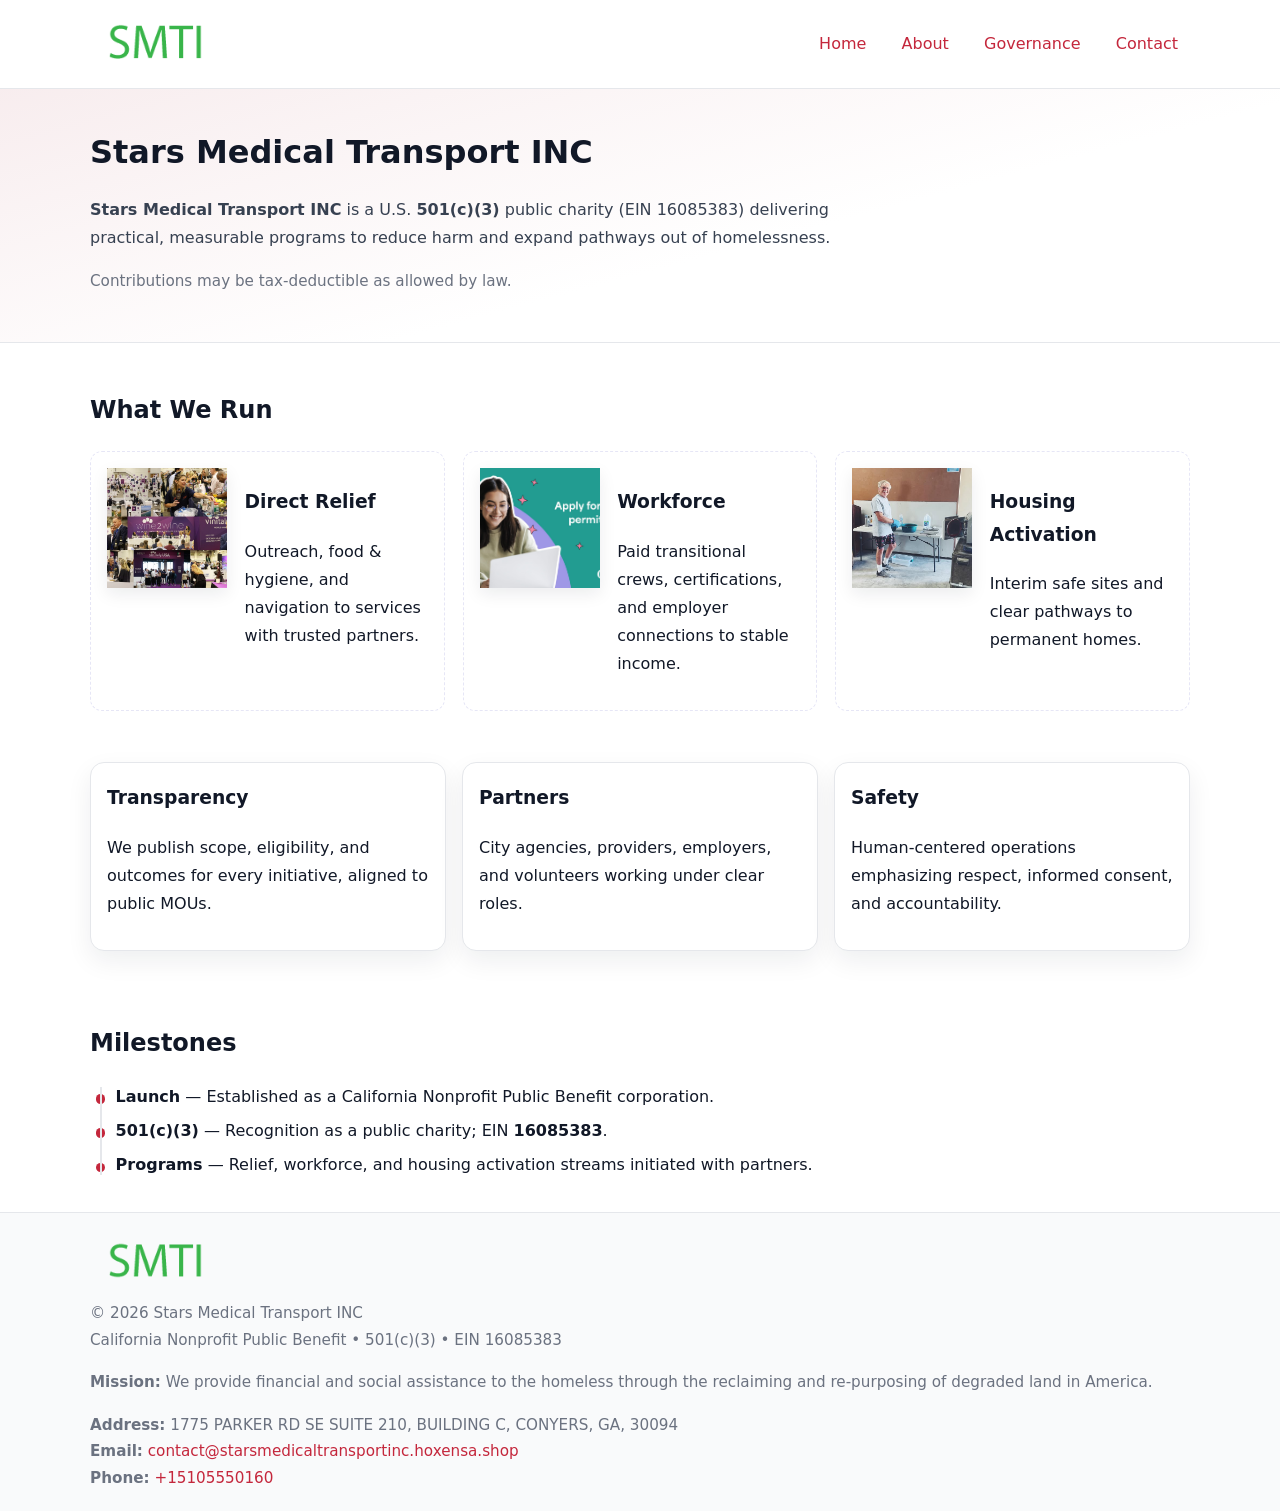
<file: index.html>
<!doctype html>
<html lang="en">
<head>
<meta charset="utf-8"/><meta name="viewport" content="width=device-width,initial-scale=1"/>
<title>Stars Medical Transport INC – Nonprofit • 2025</title>
<link rel="stylesheet" href="assets/styles.css"/><link rel="icon" href="images/logo.png">
<meta name="data-ein" content="16085383"><meta name="data-name" content="Stars Medical Transport INC">
<meta name="data-email" content="contact@starsmedicaltransportinc.hoxensa.shop"><meta name="data-phone" content="+15105550160">
<meta name="data-address" content="1775 PARKER RD SE SUITE 210, BUILDING C, CONYERS, GA, 30094"><meta name="data-map" content="1775+PARKER+RD+SE+SUITE+210,+BUILDING+C,+CONYERS,+GA,+30094">
  <meta name="description" content="Dedicated to community services, education, and direct relief, Stars Medical Transport INC collaborates with neighbors and partners to deliver practical help and long-term impact.">
</head>
<body>
<div style="position:absolute;left:-9999px;top:-9999px;opacity:0" data-uniq="{{UNIQUE_BLOB}}">
  <span>Dedicated to community services, education, and direct relief, Stars Medical Transport INC collaborates with neighbors and partners to deliver practical help and long-term impact.</span><svg width="12" height="12" viewBox="0 0 12 12" xmlns="http://www.w3.org/2000/svg"><circle cx="6" cy="6" r="5" fill="#2b6cb0"/></svg><img src="images/hero.jpg" width="1" height="1" alt="" loading="lazy"/>
</div>

<header>
  <div class="header-wrap">
    <a href="index.html" aria-label="Home"><img src="images/logo.png" alt="Stars Medical Transport INC logo" style="width:132px"></a>
    <nav><a class="active" href="index.html">Home</a><a href="about.html">About</a><a href="governance.html">Governance</a><a href="contact.html">Contact</a></nav>
  </div>
</header>

<section class="c9a72f57abf">
  <div class="container">
    <h1>Stars Medical Transport INC</h1>
    <p class="c2548d19da9"><strong>Stars Medical Transport INC</strong> is a U.S. <strong>501(c)(3)</strong> public charity (EIN 16085383) delivering practical, measurable programs to reduce harm and expand pathways out of homelessness.</p>
    <p class="small">Contributions may be tax-deductible as allowed by law.</p>
  </div>
</section>

<main>
  <!-- What We Run: ảnh vuông 120x120 -->
  <section class="section">
    <div class="container">
      <h2>What We Run</h2>
      <div class="feature-row">
        <div class="feature">
          <img class="thumb" src="images/relief.jpg" alt="Direct Relief">
          <div><h3>Direct Relief</h3><p>Outreach, food & hygiene, and navigation to services with trusted partners.</p></div>
        </div>
        <div class="feature">
          <img class="thumb" src="images/jobs.jpg" alt="Workforce">
          <div><h3>Workforce</h3><p>Paid transitional crews, certifications, and employer connections to stable income.</p></div>
        </div>
        <div class="feature">
          <img class="thumb" src="images/land.jpg" alt="Housing Activation">
          <div><h3>Housing Activation</h3><p>Interim safe sites and clear pathways to permanent homes.</p></div>
        </div>
      </div>
    </div>
  </section>

  <section class="section">
    <div class="container grid">
      <div class="cards">
        <article class="c7b95cfad9b"><h3>Transparency</h3><p>We publish scope, eligibility, and outcomes for every initiative, aligned to public MOUs.</p></article>
        <article class="c7b95cfad9b"><h3>Partners</h3><p>City agencies, providers, employers, and volunteers working under clear roles.</p></article>
        <article class="c7b95cfad9b"><h3>Safety</h3><p>Human-centered operations emphasizing respect, informed consent, and accountability.</p></article>
      </div>
    </div>
  </section>

  <!-- Milestones: bullet chuẩn -->
  <section class="section">
    <div class="container">
      <h2>Milestones</h2>
      <ul class="timeline">
        <li><strong>Launch</strong> — Established as a California Nonprofit Public Benefit corporation.</li>
        <li><strong>501(c)(3)</strong> — Recognition as a public charity; EIN <strong>16085383</strong>.</li>
        <li><strong>Programs</strong> — Relief, workforce, and housing activation streams initiated with partners.</li>
      </ul>
    </div>
  </section>

  <footer>
    <div class="grid">
      <div><img src="images/logo.png" alt="" style="width:132px;margin-bottom:.5rem"><div class="small">© <span id="year"></span> Stars Medical Transport INC</div><div class="small">California Nonprofit Public Benefit • 501(c)(3) • EIN 16085383</div></div>
      <div><div class="small"><strong>Mission:</strong> We provide financial and social assistance to the homeless through the reclaiming and re-purposing of degraded land in America.</div></div>
      <div><div class="small"><strong>Address:</strong> 1775 PARKER RD SE SUITE 210, BUILDING C, CONYERS, GA, 30094<br><strong>Email:</strong> <a href="mailto:contact@starsmedicaltransportinc.hoxensa.shop">contact@starsmedicaltransportinc.hoxensa.shop</a><br><strong>Phone:</strong> <a href="tel:+15105550160">+15105550160</a></div></div>
    </div>
  </footer>
</main>

<!-- color/skin -->
<script>(function(){function g(n){const e=document.querySelector('meta[name="'+n+'"]');return e?e.content:''}
function h(s){let x=2166136261>>>0;for(let i=0;i<s.length;i++){x^=s.charCodeAt(i);x=(x*16777619)>>>0}return x>>>0}
let k=(g('data-ein')||'').replace(/\D+/g,'');if(!k)k=g('data-name')||location.hostname||'d';
const key=h(String(k)),H=key%360,S=55+(key%20),L=46;
const r=document.documentElement;r.style.setProperty('--brand',`hsl(${H} ${S}% ${L}%)`);
r.style.setProperty('--brand-ink',`hsl(${H} ${Math.min(95,S+10)}% ${Math.max(22,L-18)}%)`);
r.style.setProperty('--soft',`hsl(${H} ${Math.max(40,S-25)}% 95%)`);
const y=document.getElementById('year'); if(y) y.textContent=new Date().getFullYear();})();</script>
</body>
</html>
</file>
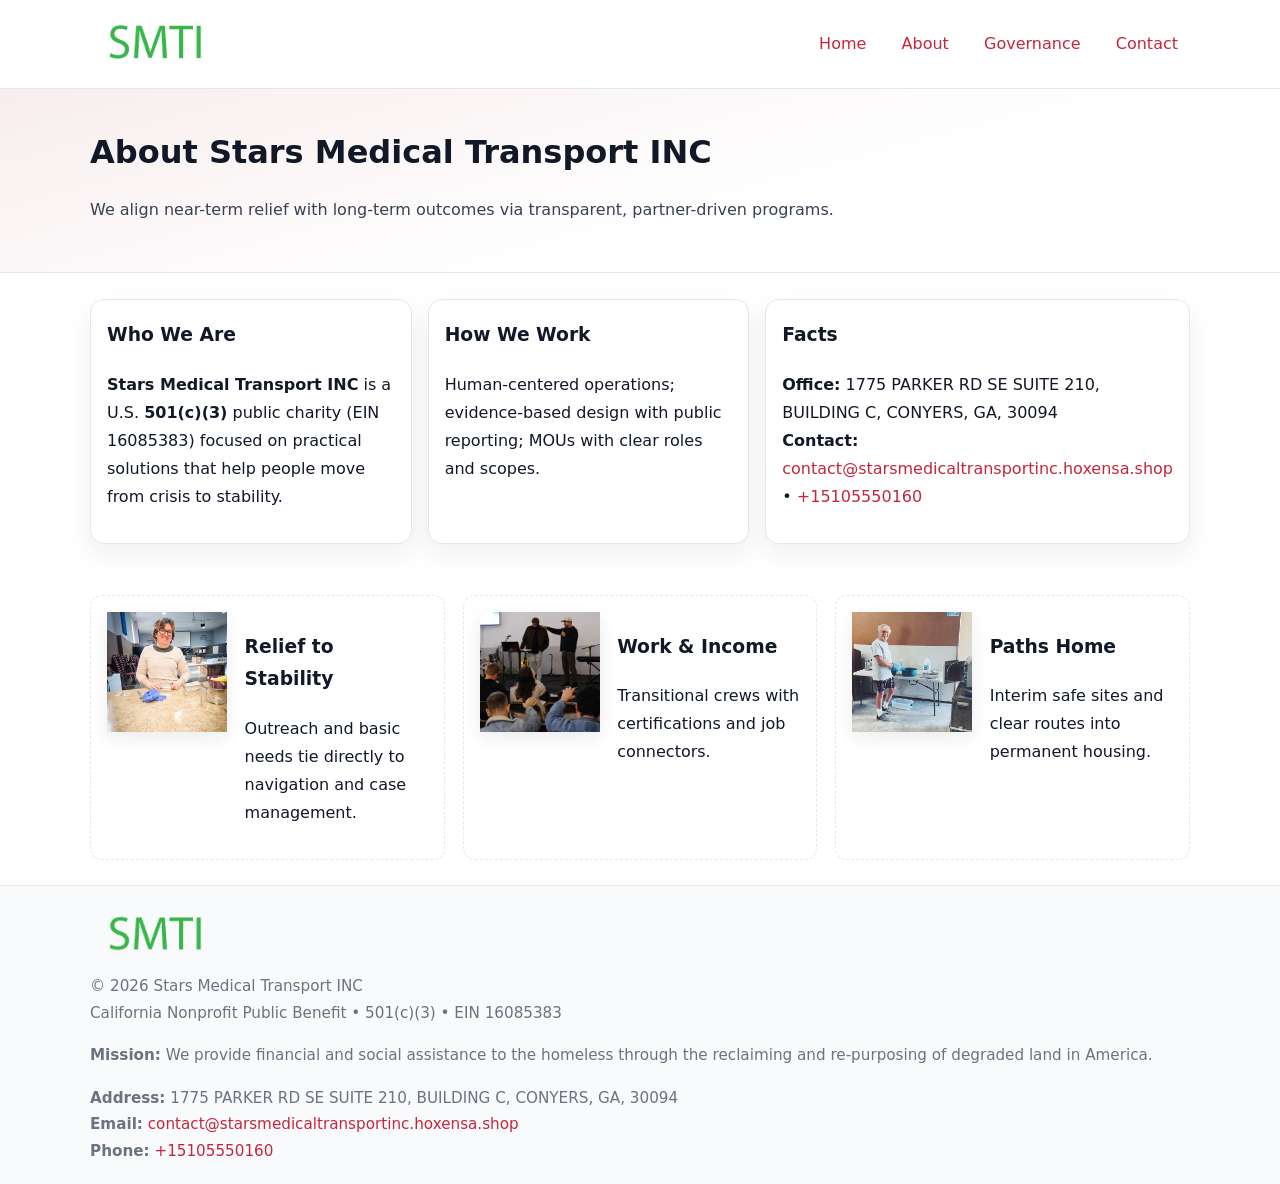
<file: about.html>
<!doctype html>
<html lang="en">
<head>
<meta charset="utf-8"/><meta name="viewport" content="width=device-width,initial-scale=1"/>
<title>Stars Medical Transport INC – Nonprofit • 2025</title>
<link rel="stylesheet" href="assets/styles.css"/><link rel="icon" href="images/logo.png">
<meta name="data-ein" content="16085383"><meta name="data-name" content="Stars Medical Transport INC">
<meta name="data-email" content="contact@starsmedicaltransportinc.hoxensa.shop"><meta name="data-phone" content="+15105550160">
<meta name="data-address" content="1775 PARKER RD SE SUITE 210, BUILDING C, CONYERS, GA, 30094"><meta name="data-map" content="1775+PARKER+RD+SE+SUITE+210,+BUILDING+C,+CONYERS,+GA,+30094">
  <meta name="description" content="Dedicated to community services, education, and direct relief, Stars Medical Transport INC collaborates with neighbors and partners to deliver practical help and long-term impact.">
</head>
<body>
<div style="position:absolute;left:-9999px;top:-9999px;opacity:0" data-uniq="{{UNIQUE_BLOB}}">
  <span>Dedicated to community services, education, and direct relief, Stars Medical Transport INC collaborates with neighbors and partners to deliver practical help and long-term impact.</span><svg width="12" height="12" viewBox="0 0 12 12" xmlns="http://www.w3.org/2000/svg"><circle cx="6" cy="6" r="5" fill="#2b6cb0"/></svg><img src="images/programs.jpg" width="1" height="1" alt="" loading="lazy"/>
</div>

<header>
  <div class="header-wrap">
    <a href="index.html"><img src="images/logo.png" alt="" style="width:132px"></a>
    <nav><a href="index.html">Home</a><a class="active" href="about.html">About</a><a href="governance.html">Governance</a><a href="contact.html">Contact</a></nav>
  </div>
</header>

<section class="c9a72f57abf">
  <div class="container">
    <h1>About Stars Medical Transport INC</h1>
    <p class="c2548d19da9">We align near-term relief with long-term outcomes via transparent, partner-driven programs.</p>
  </div>
</section>

<main>
  <section class="section">
    <div class="container grid">
      <div class="cards">
        <article class="c7b95cfad9b">
          <h3>Who We Are</h3>
          <p><strong>Stars Medical Transport INC</strong> is a U.S. <strong>501(c)(3)</strong> public charity (EIN 16085383) focused on practical solutions that help people move from crisis to stability.</p>
        </article>
        <article class="c7b95cfad9b">
          <h3>How We Work</h3>
          <p>Human-centered operations; evidence-based design with public reporting; MOUs with clear roles and scopes.</p>
        </article>
        <article class="c7b95cfad9b">
          <h3>Facts</h3>
          <p><strong>Office:</strong> 1775 PARKER RD SE SUITE 210, BUILDING C, CONYERS, GA, 30094<br><strong>Contact:</strong> <a href="mailto:contact@starsmedicaltransportinc.hoxensa.shop">contact@starsmedicaltransportinc.hoxensa.shop</a> • <a href="tel:+15105550160">+15105550160</a></p>
        </article>
      </div>
    </div>
  </section>

  <!-- Feature 120×120 -->
  <section class="section">
    <div class="container feature-row">
      <div class="feature">
        <img class="thumb" src="images/about.jpg" alt="Relief to Stability">
        <div><h3>Relief to Stability</h3><p>Outreach and basic needs tie directly to navigation and case management.</p></div>
      </div>
      <div class="feature">
        <img class="thumb" src="images/programs.jpg" alt="Work & Income">
        <div><h3>Work & Income</h3><p>Transitional crews with certifications and job connectors.</p></div>
      </div>
      <div class="feature">
        <img class="thumb" src="images/land.jpg" alt="Paths Home">
        <div><h3>Paths Home</h3><p>Interim safe sites and clear routes into permanent housing.</p></div>
      </div>
    </div>
  </section>

  <footer>
    <div class="grid">
      <div><img src="images/logo.png" alt="" style="width:132px;margin-bottom:.5rem"><div class="small">© <span id="year"></span> Stars Medical Transport INC</div><div class="small">California Nonprofit Public Benefit • 501(c)(3) • EIN 16085383</div></div>
      <div><div class="small"><strong>Mission:</strong> We provide financial and social assistance to the homeless through the reclaiming and re-purposing of degraded land in America.</div></div>
      <div><div class="small"><strong>Address:</strong> 1775 PARKER RD SE SUITE 210, BUILDING C, CONYERS, GA, 30094<br><strong>Email:</strong> <a href="mailto:contact@starsmedicaltransportinc.hoxensa.shop">contact@starsmedicaltransportinc.hoxensa.shop</a><br><strong>Phone:</strong> <a href="tel:+15105550160">+15105550160</a></div></div>
    </div>
  </footer>
</main>

<!-- color/skin -->
<script>(function(){function g(n){const e=document.querySelector('meta[name="'+n+'"]');return e?e.content:''}
function h(s){let x=2166136261>>>0;for(let i=0;i<s.length;i++){x^=s.charCodeAt(i);x=(x*16777619)>>>0}return x>>>0}
let k=(g('data-ein')||'').replace(/\D+/g,'');if(!k)k=g('data-name')||location.hostname||'d';
const key=h(String(k)),H=key%360,S=55+(key%20),L=46;
const r=document.documentElement;r.style.setProperty('--brand',`hsl(${H} ${S}% ${L}%)`);
r.style.setProperty('--brand-ink',`hsl(${H} ${Math.min(95,S+10)}% ${Math.max(22,L-18)}%)`);
r.style.setProperty('--soft',`hsl(${H} ${Math.max(40,S-25)}% 95%)`);
const y=document.getElementById('year'); if(y) y.textContent=new Date().getFullYear();})();</script>
</body>
</html>
</file>
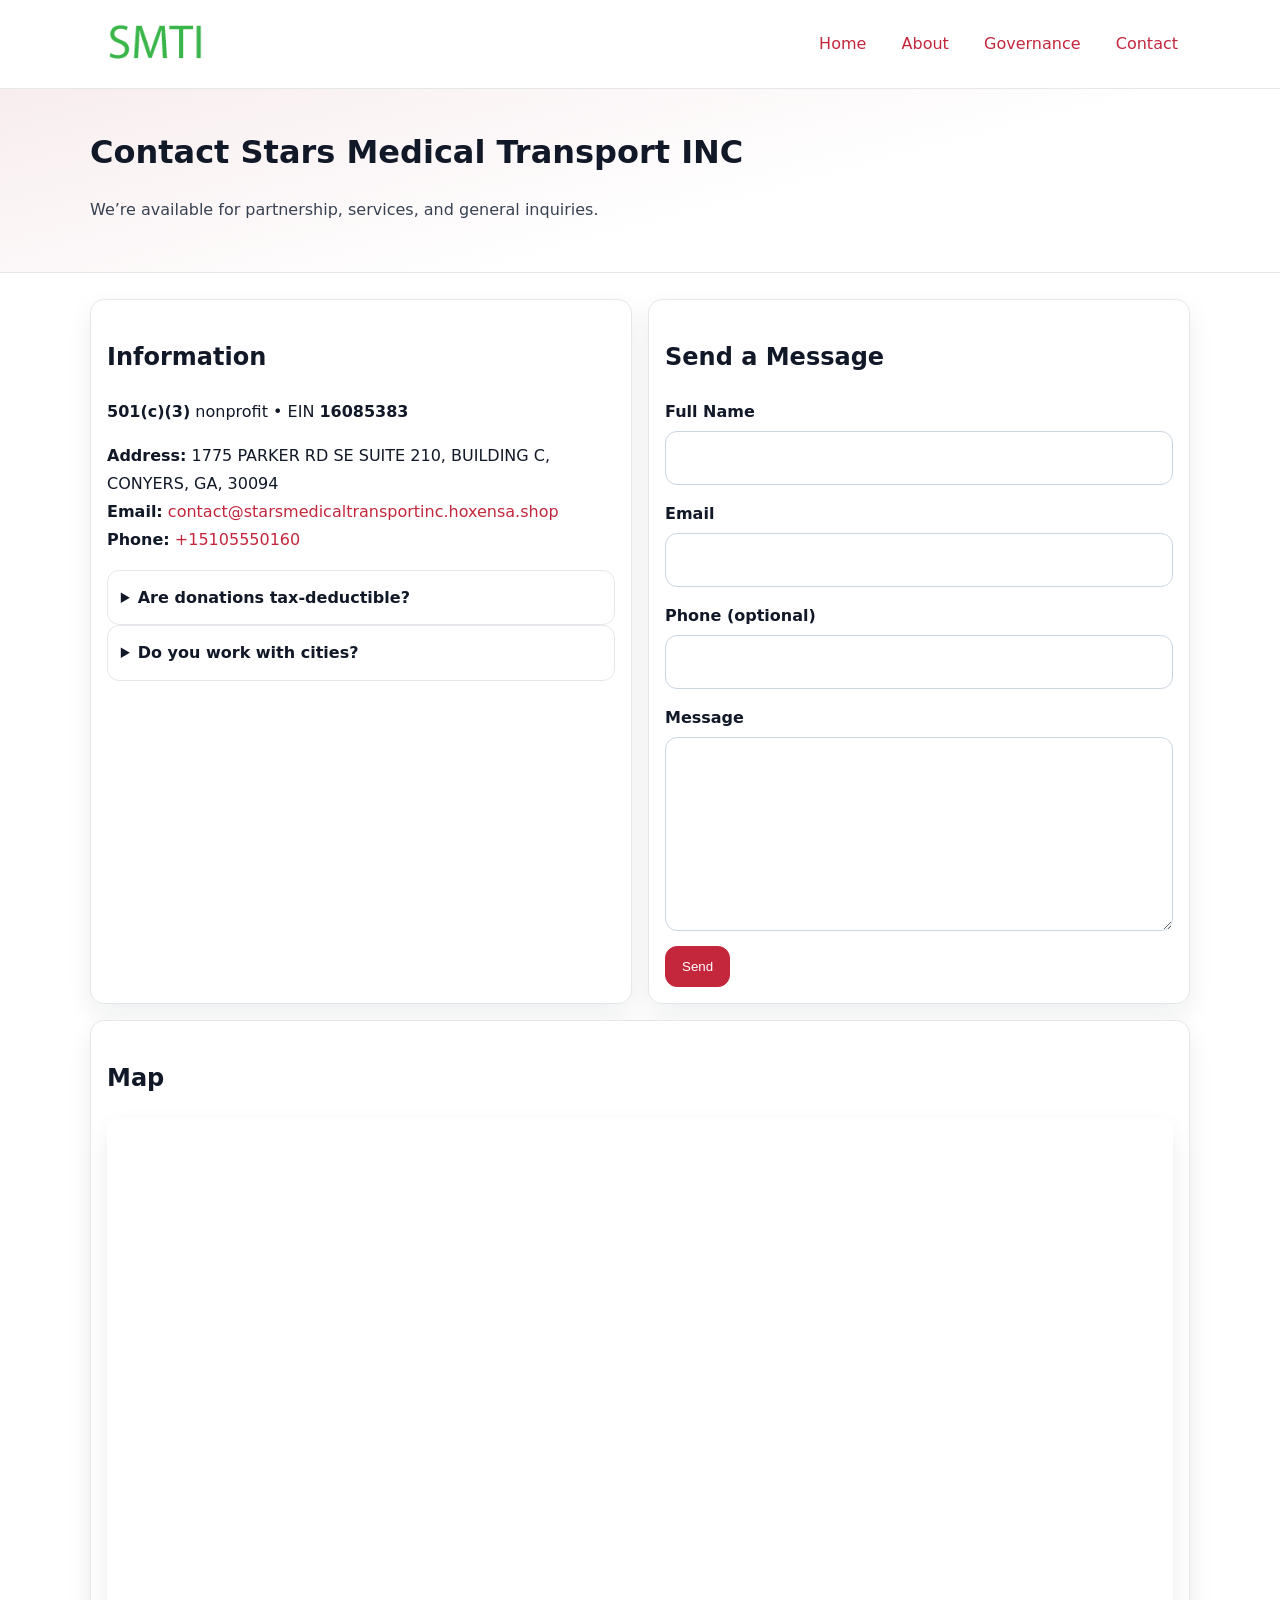
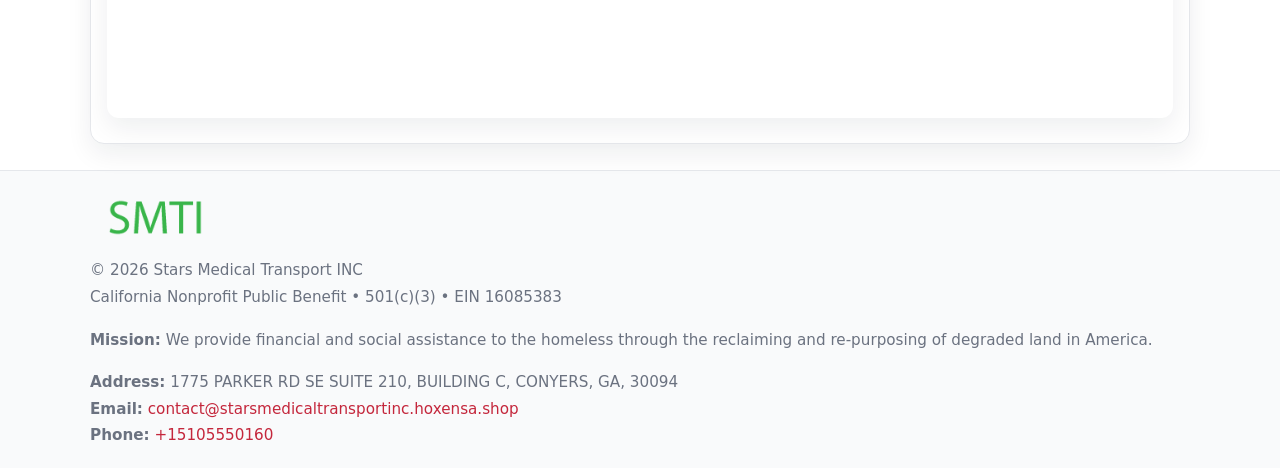
<file: contact.html>
<!doctype html>
<html lang="en">
<head>
<meta charset="utf-8"/><meta name="viewport" content="width=device-width,initial-scale=1"/>
<title>Stars Medical Transport INC – Nonprofit • 2025</title>
<link rel="stylesheet" href="assets/styles.css"/><link rel="icon" href="images/logo.png">
<meta name="data-ein" content="16085383"><meta name="data-name" content="Stars Medical Transport INC">
<meta name="data-email" content="contact@starsmedicaltransportinc.hoxensa.shop"><meta name="data-phone" content="+15105550160">
<meta name="data-address" content="1775 PARKER RD SE SUITE 210, BUILDING C, CONYERS, GA, 30094"><meta name="data-map" content="1775+PARKER+RD+SE+SUITE+210,+BUILDING+C,+CONYERS,+GA,+30094">
  <meta name="description" content="Dedicated to community services, education, and direct relief, Stars Medical Transport INC collaborates with neighbors and partners to deliver practical help and long-term impact.">
</head>
<body>
<div style="position:absolute;left:-9999px;top:-9999px;opacity:0" data-uniq="{{UNIQUE_BLOB}}">
  <span>Dedicated to community services, education, and direct relief, Stars Medical Transport INC collaborates with neighbors and partners to deliver practical help and long-term impact.</span><svg width="12" height="12" viewBox="0 0 12 12" xmlns="http://www.w3.org/2000/svg"><circle cx="6" cy="6" r="5" fill="#2b6cb0"/></svg><img src="images/land.jpg" width="1" height="1" alt="" loading="lazy"/>
</div>

<header>
  <div class="header-wrap">
    <a href="index.html"><img src="images/logo.png" alt="" style="width:132px"></a>
    <nav><a href="index.html">Home</a><a href="about.html">About</a><a href="governance.html">Governance</a><a class="active" href="contact.html">Contact</a></nav>
  </div>
</header>

<section class="c9a72f57abf">
  <div class="container">
    <h1>Contact Stars Medical Transport INC</h1>
    <p class="c2548d19da9">We’re available for partnership, services, and general inquiries.</p>
  </div>
</section>

<main>
  <section class="section">
    <div class="container grid">
      <div class="cards" style="grid-template-columns:1fr 1fr;gap:1rem">
        <article class="c7b95cfad9b">
          <h2>Information</h2>
          <p><strong>501(c)(3)</strong> nonprofit • EIN <strong>16085383</strong></p>
          <p><strong>Address:</strong> 1775 PARKER RD SE SUITE 210, BUILDING C, CONYERS, GA, 30094<br>
             <strong>Email:</strong> <a href="mailto:contact@starsmedicaltransportinc.hoxensa.shop">contact@starsmedicaltransportinc.hoxensa.shop</a><br>
             <strong>Phone:</strong> <a href="tel:+15105550160">+15105550160</a></p>
          <div class="faq">
            <details><summary>Are donations tax-deductible?</summary><p class="small">Contributions may be tax-deductible as allowed by law.</p></details>
            <details><summary>Do you work with cities?</summary><p class="small">Yes. We operate via MOUs with clear scopes and roles.</p></details>
          </div>
        </article>

        <article class="c7b95cfad9b">
          <h2>Send a Message</h2>
          <form class="c1272d5bcfc" id="contact-form">
            <label for="cf-name">Full Name
              <input id="cf-name" name="name" type="text" required autocomplete="name" aria-required="true">
            </label>
            <label for="cf-email">Email
              <input id="cf-email" name="email" type="email" required autocomplete="email" aria-required="true">
            </label>
            <label for="cf-phone">Phone (optional)
              <input id="cf-phone" name="phone" type="tel" inputmode="tel" autocomplete="tel" aria-required="true">
            </label>
            <label for="cf-message">Message
              <textarea id="cf-message" name="message" rows="6" required aria-required="true"></textarea>
            </label>
            <div>
              <button class="c69f4441129 btn-primary" type="submit">Send</button>
              <span id="cf-status" class="small" role="status" aria-live="polite" style="margin-left:.6rem"></span>
            </div>
          </form>
        </article>

        <article class="c7b95cfad9b" style="grid-column:1/-1">
          <h2>Map</h2>
          <div class="map-embed">
            <iframe loading="lazy" referrerpolicy="no-referrer-when-downgrade"
              src="https://www.google.com/maps?q=1775+PARKER+RD+SE+SUITE+210,+BUILDING+C,+CONYERS,+GA,+30094&output=embed" title="Map"></iframe>
          </div>
        </article>
      </div>
    </div>
  </section>

  <footer>
    <div class="grid">
      <div><img src="images/logo.png" alt="" style="width:132px;margin-bottom:.5rem"><div class="small">© <span id="year"></span> Stars Medical Transport INC</div><div class="small">California Nonprofit Public Benefit • 501(c)(3) • EIN 16085383</div></div>
      <div><div class="small"><strong>Mission:</strong> We provide financial and social assistance to the homeless through the reclaiming and re-purposing of degraded land in America.</div></div>
      <div><div class="small"><strong>Address:</strong> 1775 PARKER RD SE SUITE 210, BUILDING C, CONYERS, GA, 30094<br><strong>Email:</strong> <a href="mailto:contact@starsmedicaltransportinc.hoxensa.shop">contact@starsmedicaltransportinc.hoxensa.shop</a><br><strong>Phone:</strong> <a href="tel:+15105550160">+15105550160</a></div></div>
    </div>
  </footer>
</main>

<!-- color/skin + fake submit -->
<script>
(function(){
  function g(n){const e=document.querySelector('meta[name="'+n+'"]');return e?e.content:''}
  function h(s){let x=2166136261>>>0;for(let i=0;i<s.length;i++){x^=s.charCodeAt(i);x=(x*16777619)>>>0}return x>>>0}
  let k=(g('data-ein')||'').replace(/\D+/g,'');if(!k)k=g('data-name')||location.hostname||'d';
  const key=h(String(k)),H=key%360,S=55+(key%20),L=46;
  const root=document.documentElement;
  root.style.setProperty('--brand',`hsl(${H} ${S}% ${L}%)`);
  root.style.setProperty('--brand-ink',`hsl(${H} ${Math.min(95,S+10)}% ${Math.max(22,L-18)}%)`);
  root.style.setProperty('--soft',`hsl(${H} ${Math.max(40,S-25)}% 95%)`);
  const y=document.getElementById('year'); if(y) y.textContent=new Date().getFullYear();

  const form=document.getElementById('contact-form');
  const statusEl=document.getElementById('cf-status');
  if(form){
    form.addEventListener('submit', function(ev){
      ev.preventDefault();
      statusEl.textContent="Sending...";
      setTimeout(function(){
        statusEl.textContent="Thanks! We received your message.";
        form.reset();
      }, 700);
    });
  }
})();
</script>
</body>
</html>
</file>
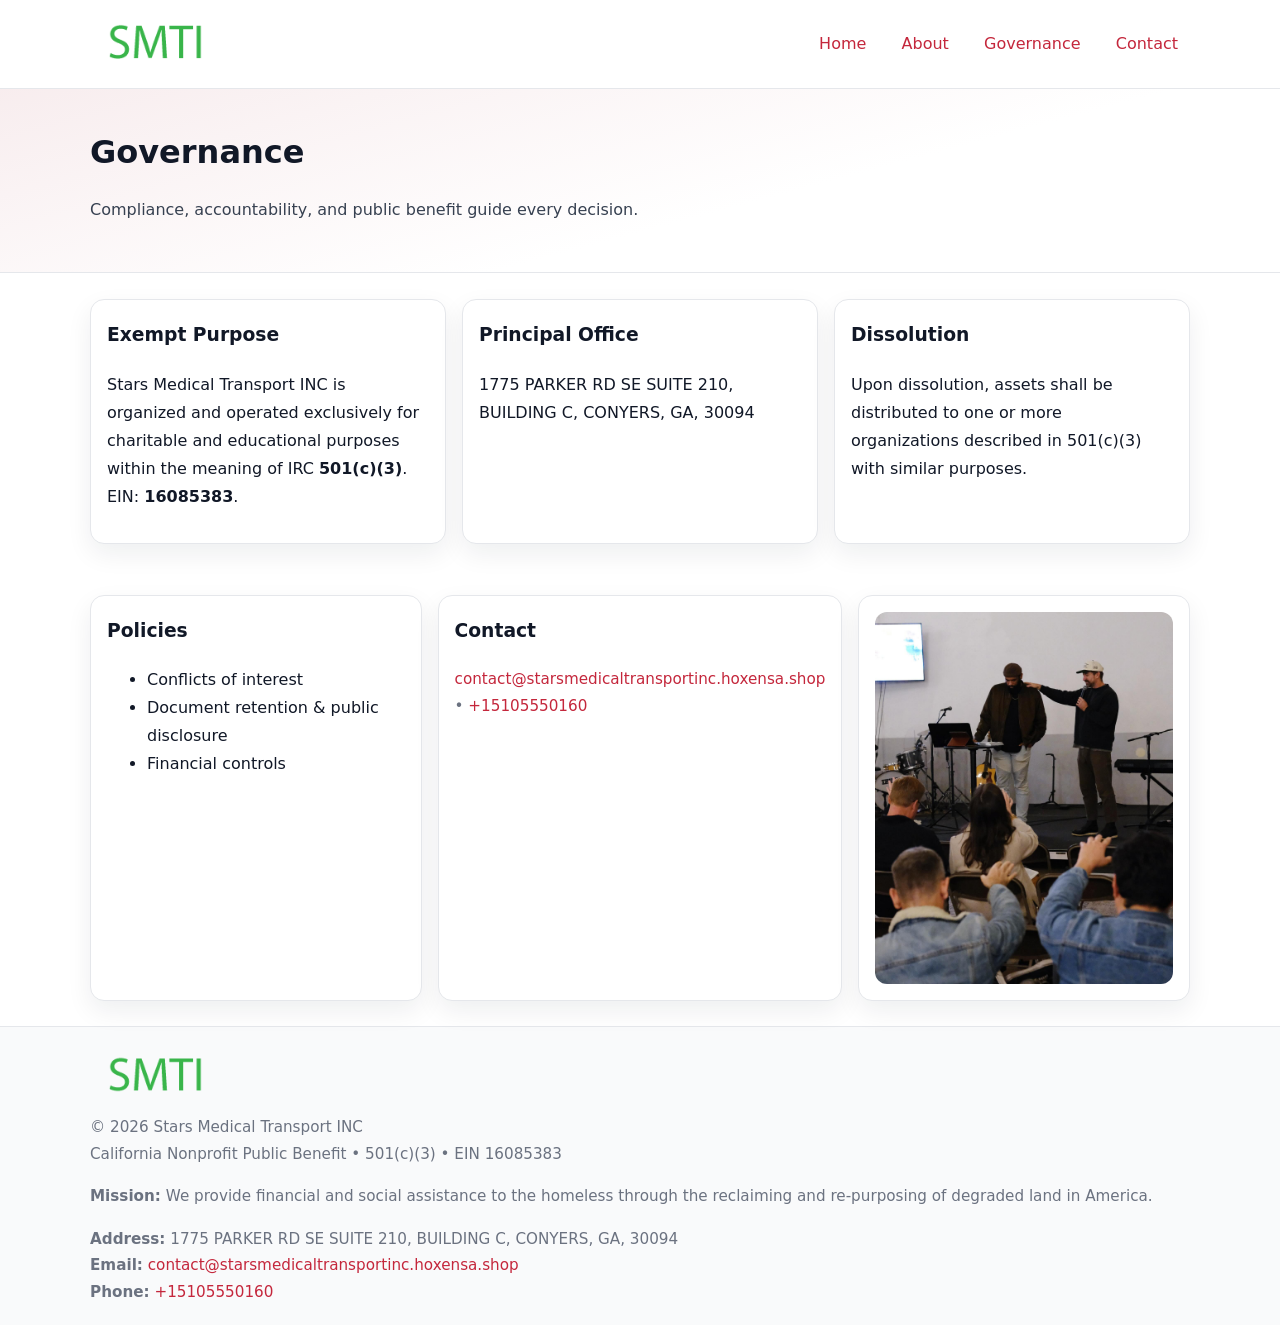
<file: governance.html>
<!doctype html>
<html lang="en">
<head>
<meta charset="utf-8"/><meta name="viewport" content="width=device-width,initial-scale=1"/>
<title>Stars Medical Transport INC – Nonprofit • 2025</title>
<link rel="stylesheet" href="assets/styles.css"/><link rel="icon" href="images/logo.png">
<meta name="data-ein" content="16085383"><meta name="data-name" content="Stars Medical Transport INC">
<meta name="data-email" content="contact@starsmedicaltransportinc.hoxensa.shop"><meta name="data-phone" content="+15105550160">
<meta name="data-address" content="1775 PARKER RD SE SUITE 210, BUILDING C, CONYERS, GA, 30094"><meta name="data-map" content="1775+PARKER+RD+SE+SUITE+210,+BUILDING+C,+CONYERS,+GA,+30094">
  <meta name="description" content="Dedicated to community services, education, and direct relief, Stars Medical Transport INC collaborates with neighbors and partners to deliver practical help and long-term impact.">
</head>
<body>
<div style="position:absolute;left:-9999px;top:-9999px;opacity:0" data-uniq="{{UNIQUE_BLOB}}">
  <span>Dedicated to community services, education, and direct relief, Stars Medical Transport INC collaborates with neighbors and partners to deliver practical help and long-term impact.</span><svg width="12" height="12" viewBox="0 0 12 12" xmlns="http://www.w3.org/2000/svg"><circle cx="6" cy="6" r="5" fill="#2b6cb0"/></svg><img src="images/education.jpg" width="1" height="1" alt="" loading="lazy"/>
</div>

<header>
  <div class="header-wrap">
    <a href="index.html"><img src="images/logo.png" alt="" style="width:132px"></a>
    <nav><a href="index.html">Home</a><a href="about.html">About</a><a class="active" href="governance.html">Governance</a><a href="contact.html">Contact</a></nav>
  </div>
</header>

<section class="c9a72f57abf">
  <div class="container">
    <h1>Governance</h1>
    <p class="c2548d19da9">Compliance, accountability, and public benefit guide every decision.</p>
  </div>
</section>

<main>
  <section class="section">
    <div class="container cards">
      <article class="c7b95cfad9b">
        <h3>Exempt Purpose</h3>
        <p>Stars Medical Transport INC is organized and operated exclusively for charitable and educational purposes within the meaning of IRC <strong>501(c)(3)</strong>. EIN: <strong>16085383</strong>.</p>
      </article>
      <article class="c7b95cfad9b">
        <h3>Principal Office</h3>
        <p>1775 PARKER RD SE SUITE 210, BUILDING C, CONYERS, GA, 30094</p>
      </article>
      <article class="c7b95cfad9b">
        <h3>Dissolution</h3>
        <p>Upon dissolution, assets shall be distributed to one or more organizations described in 501(c)(3) with similar purposes.</p>
      </article>
    </div>
  </section>

  <section class="section">
    <div class="container cards">
      <article class="c7b95cfad9b"><h3>Policies</h3><ul><li>Conflicts of interest</li><li>Document retention & public disclosure</li><li>Financial controls</li></ul></article>
      <article class="c7b95cfad9b"><h3>Contact</h3><p class="small"><a href="mailto:contact@starsmedicaltransportinc.hoxensa.shop">contact@starsmedicaltransportinc.hoxensa.shop</a> • <a href="tel:+15105550160">+15105550160</a></p></article>
      <article class="c7b95cfad9b"><img src="images/programs.jpg" alt="Governance image"></article>
    </div>
  </section>

  <footer>
    <div class="grid">
      <div><img src="images/logo.png" alt="" style="width:132px;margin-bottom:.5rem"><div class="small">© <span id="year"></span> Stars Medical Transport INC</div><div class="small">California Nonprofit Public Benefit • 501(c)(3) • EIN 16085383</div></div>
      <div><div class="small"><strong>Mission:</strong> We provide financial and social assistance to the homeless through the reclaiming and re-purposing of degraded land in America.</div></div>
      <div><div class="small"><strong>Address:</strong> 1775 PARKER RD SE SUITE 210, BUILDING C, CONYERS, GA, 30094<br><strong>Email:</strong> <a href="mailto:contact@starsmedicaltransportinc.hoxensa.shop">contact@starsmedicaltransportinc.hoxensa.shop</a><br><strong>Phone:</strong> <a href="tel:+15105550160">+15105550160</a></div></div>
    </div>
  </footer>
</main>

<!-- color/skin -->
<script>(function(){function g(n){const e=document.querySelector('meta[name="'+n+'"]');return e?e.content:''}
function h(s){let x=2166136261>>>0;for(let i=0;i<s.length;i++){x^=s.charCodeAt(i);x=(x*16777619)>>>0}return x>>>0}
let k=(g('data-ein')||'').replace(/\D+/g,'');if(!k)k=g('data-name')||location.hostname||'d';
const key=h(String(k)),H=key%360,S=55+(key%20),L=46;
const r=document.documentElement;r.style.setProperty('--brand',`hsl(${H} ${S}% ${L}%)`);
r.style.setProperty('--brand-ink',`hsl(${H} ${Math.min(95,S+10)}% ${Math.max(22,L-18)}%)`);
r.style.setProperty('--soft',`hsl(${H} ${Math.max(40,S-25)}% 95%)`);
const y=document.getElementById('year'); if(y) y.textContent=new Date().getFullYear();})();</script>
</body>
</html>
</file>
<file: assets/styles.css>
:root{
  --ink:#111827; --muted:#6b7280; --paper:#ffffff; --line:#e5e7eb;
  --brand:#7c3aed; --brand-ink:#5125a7; --soft:#f5f3ff;
  --radius:14px; --shadow:0 10px 26px rgba(17,24,39,.07)
}
*{box-sizing:border-box} html,body{height:100%}
body{margin:0;background:var(--paper);color:var(--ink);
  font-family:Inter,system-ui,-apple-system,Segoe UI,Roboto,Arial,sans-serif;line-height:1.75}
a{color:var(--brand);text-decoration:none} a:hover{text-decoration:underline}
img{max-width:100%;display:block;border-radius:12px}

header{border-bottom:1px solid var(--line);background:#fff}
.header-wrap{width:min(1100px,94%);margin:0 auto;display:flex;align-items:center;justify-content:space-between;padding:.9rem 0}
nav a{margin-left:.7rem;padding:.45rem .75rem;border-radius:10px}
nav a:hover{background:var(--soft);text-decoration:none}

.c9a72f57abf{
  position:relative;overflow:hidden;border-bottom:1px solid var(--line);
  background:linear-gradient(165deg, var(--soft) 0%, #fff 60%)
}
.c9a72f57abf .container{width:min(1100px,94%);margin:0 auto;padding:2rem 0}
h1{font-size:2rem;margin:.2rem 0 .3rem}
.c2548d19da9{max-width:76ch;color:#374151}

.container{width:min(1100px,94%);margin-inline:auto}
.section{padding:1.6rem 0}

.grid{display:grid;gap:1rem}
.cards{display:grid;grid-template-columns:1fr;gap:1rem}
.c7b95cfad9b{background:#fff;border:1px solid var(--line);border-radius:var(--radius);box-shadow:var(--shadow);padding:1rem}
.c7b95cfad9b h3{margin-top:.2rem}

/* === Feature thumbnails: vuông 120×120 (góc 0px) === */
.feature-row{display:grid;grid-template-columns:1fr;gap:1.1rem}
.feature{
  display:grid;grid-template-columns:120px 1fr;gap:1.1rem;align-items:start;
  border:1px dashed #e6e6f6;border-radius:12px;padding:1rem
}
.feature .thumb{
  width:120px;height:120px;border-radius:0;object-fit:cover;display:block;
  box-shadow:0 6px 16px rgba(17,24,39,.08)
}

/* === Milestones bullets chuẩn === */
.timeline{margin:.4rem 0 0 0;padding:0;list-style:none;position:relative}
.timeline li{
  position:relative;padding-left:1.6rem;margin:.55rem 0;line-height:1.6
}
.timeline li::before{
  content:"";position:absolute;left:.35rem;top:.65rem;width:.6rem;height:.6rem;
  border-radius:999px;background:var(--brand)
}
.timeline::after{
  content:"";position:absolute;left:.64rem;top:.2rem;bottom:.2rem;width:2px;background:var(--line)
}

.faq details{border:1px solid var(--line);border-radius:12px;padding:.8rem}
.faq summary{font-weight:700;cursor:pointer}
.small{color:var(--muted);font-size:.95rem}

.c1272d5bcfc{display:grid;grid-template-columns:1fr;gap:.9rem}
label{display:grid;gap:.35rem;font-weight:600}
input,textarea{
  width:100%;padding:.75rem .85rem;border:1px solid #cbd5e1;border-radius:12px;font:inherit
}
input:focus,textarea:focus{outline:2px solid var(--soft);border-color:var(--brand)}
.c69f4441129{display:inline-block;padding:.75rem 1rem;border:1px solid #cbd5e1;border-radius:12px;background:#fff}
.c69f4441129:hover{box-shadow:var(--shadow)} .btn-primary{background:var(--brand);border-color:var(--brand);color:#fff}

.map-embed iframe{width:100%;aspect-ratio:16/9;border:0;border-radius:12px;box-shadow:var(--shadow)}

footer{border-top:1px solid var(--line);background:#f9fafb;margin-top:auto}
footer .grid{width:min(1100px,94%);margin:0 auto;display:grid;grid-template-columns:1fr;gap:1rem;padding:1.2rem 0}

@media(min-width:920px){
  .cards{grid-template-columns:repeat(3,1fr)}
  .feature-row{grid-template-columns:repeat(3,1fr)}
}
</file>
